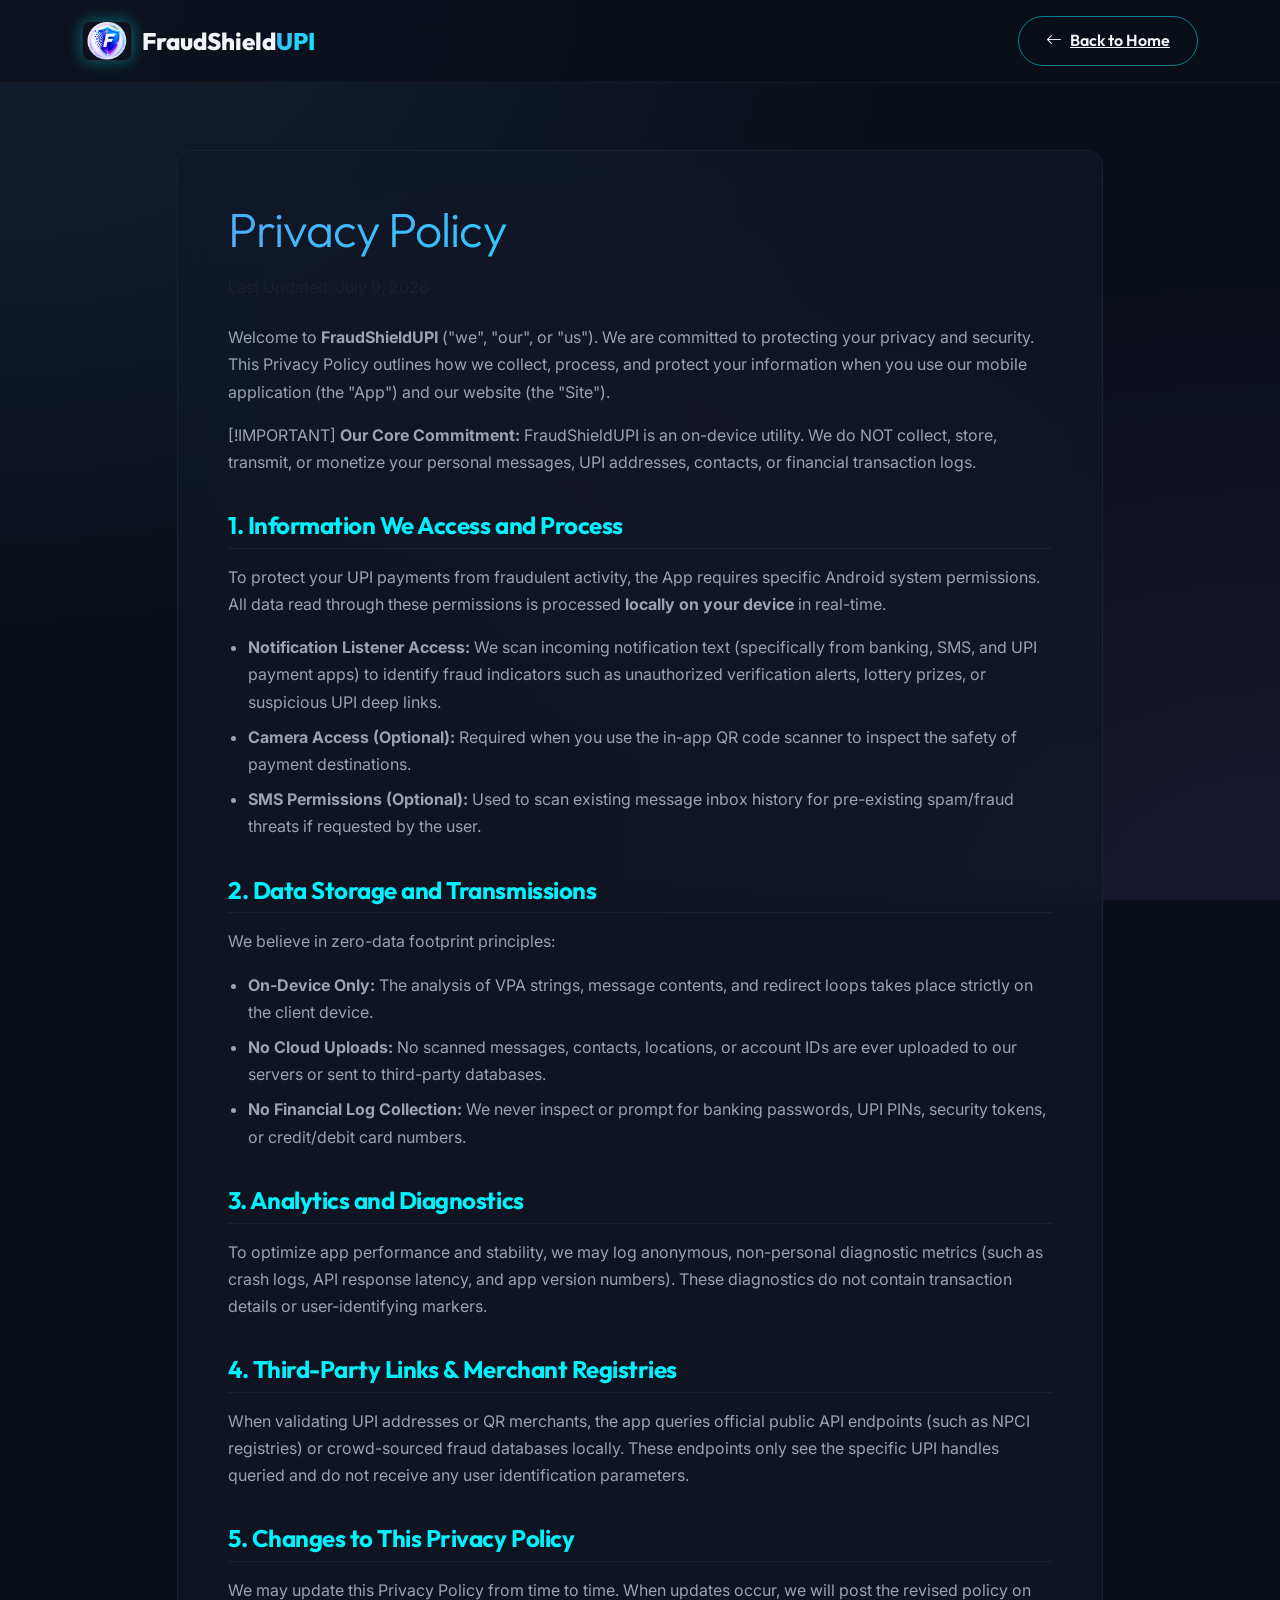
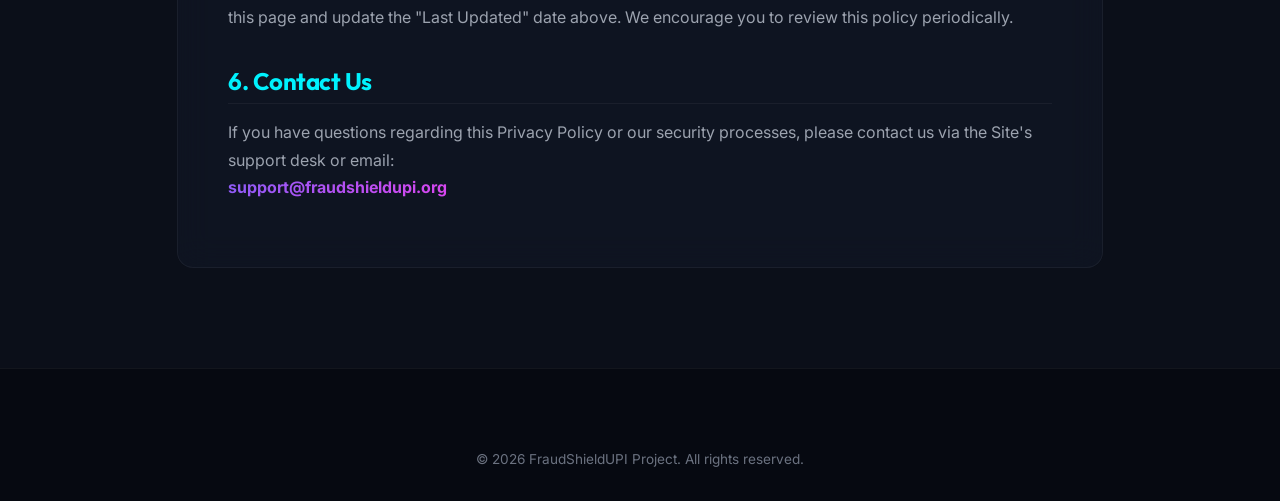
<file: privacy.html>
<!DOCTYPE html>
<html lang="en">
<head>
    <meta charset="UTF-8">
    <meta name="viewport" content="width=device-width, initial-scale=1.0">
    <title>Privacy Policy - FraudShieldUPI</title>
    <meta name="description" content="Privacy Policy for FraudShieldUPI application and website. Learn how we handle your data with on-device scanning.">
    
    <!-- Bootstrap 5 CSS -->
    <link href="https://cdn.jsdelivr.net/npm/bootstrap@5.3.2/dist/css/bootstrap.min.css" rel="stylesheet">
    <!-- Bootstrap Icons -->
    <link href="https://cdn.jsdelivr.net/npm/bootstrap-icons@1.11.1/font/bootstrap-icons.css" rel="stylesheet">
    <!-- Custom CSS -->
    <link rel="stylesheet" href="style.css">
</head>
<body>

    <!-- Navigation Header (Mini Version) -->
    <nav class="navbar navbar-expand-lg navbar-dark navbar-custom fixed-top">
        <div class="container">
            <a class="navbar-brand" href="index.html#home">
                <img src="assets/logo.png" alt="FraudShieldUPI Logo" class="brand-logo-img">
                <span>FraudShield<span class="text-gradient-hero">UPI</span></span>
            </a>
            <a href="index.html#home" class="btn-outline-premium btn-sm ms-auto">
                <i class="bi bi-arrow-left"></i> Back to Home
            </a>
        </div>
    </nav>

    <!-- Legal Document Content -->
    <main class="legal-container">
        <div class="container">
            <div class="row justify-content-center">
                <div class="col-lg-10">
                    <div class="glass-panel legal-card">
                        <h1 class="display-5 text-gradient-hero mb-3">Privacy Policy</h1>
                        <p class="text-muted">Last Updated: July 9, 2026</p>
                        
                        <div class="legal-text mt-4">
                            <p>
                                Welcome to <strong>FraudShieldUPI</strong> ("we", "our", or "us"). We are committed to protecting your privacy and security. This Privacy Policy outlines how we collect, process, and protect your information when you use our mobile application (the "App") and our website (the "Site").
                            </p>
                            
                            <blockquote>
                                [!IMPORTANT]
                                <strong>Our Core Commitment:</strong> FraudShieldUPI is an on-device utility. We do NOT collect, store, transmit, or monetize your personal messages, UPI addresses, contacts, or financial transaction logs.
                            </blockquote>

                            <h2 class="legal-section-title">1. Information We Access and Process</h2>
                            <p>
                                To protect your UPI payments from fraudulent activity, the App requires specific Android system permissions. All data read through these permissions is processed <strong>locally on your device</strong> in real-time.
                            </p>
                            <ul>
                                <li>
                                    <strong>Notification Listener Access:</strong> We scan incoming notification text (specifically from banking, SMS, and UPI payment apps) to identify fraud indicators such as unauthorized verification alerts, lottery prizes, or suspicious UPI deep links.
                                </li>
                                <li>
                                    <strong>Camera Access (Optional):</strong> Required when you use the in-app QR code scanner to inspect the safety of payment destinations.
                                </li>
                                <li>
                                    <strong>SMS Permissions (Optional):</strong> Used to scan existing message inbox history for pre-existing spam/fraud threats if requested by the user.
                                </li>
                            </ul>

                            <h2 class="legal-section-title">2. Data Storage and Transmissions</h2>
                            <p>
                                We believe in zero-data footprint principles:
                            </p>
                            <ul>
                                <li><strong>On-Device Only:</strong> The analysis of VPA strings, message contents, and redirect loops takes place strictly on the client device.</li>
                                <li><strong>No Cloud Uploads:</strong> No scanned messages, contacts, locations, or account IDs are ever uploaded to our servers or sent to third-party databases.</li>
                                <li><strong>No Financial Log Collection:</strong> We never inspect or prompt for banking passwords, UPI PINs, security tokens, or credit/debit card numbers.</li>
                            </ul>

                            <h2 class="legal-section-title">3. Analytics and Diagnostics</h2>
                            <p>
                                To optimize app performance and stability, we may log anonymous, non-personal diagnostic metrics (such as crash logs, API response latency, and app version numbers). These diagnostics do not contain transaction details or user-identifying markers.
                            </p>

                            <h2 class="legal-section-title">4. Third-Party Links & Merchant Registries</h2>
                            <p>
                                When validating UPI addresses or QR merchants, the app queries official public API endpoints (such as NPCI registries) or crowd-sourced fraud databases locally. These endpoints only see the specific UPI handles queried and do not receive any user identification parameters.
                            </p>

                            <h2 class="legal-section-title">5. Changes to This Privacy Policy</h2>
                            <p>
                                We may update this Privacy Policy from time to time. When updates occur, we will post the revised policy on this page and update the "Last Updated" date above. We encourage you to review this policy periodically.
                            </p>

                            <h2 class="legal-section-title">6. Contact Us</h2>
                            <p>
                                If you have questions regarding this Privacy Policy or our security processes, please contact us via the Site's support desk or email:
                                <br>
                                <a href="mailto:support@fraudshieldupi.org" class="text-gradient-accent text-decoration-none"><strong>support@fraudshieldupi.org</strong></a>
                            </p>
                        </div>
                    </div>
                </div>
            </div>
        </div>
    </main>

    <!-- Footer -->
    <footer class="footer-custom">
        <div class="container text-center">
            <p class="footer-bottom-text">
                &copy; 2026 FraudShieldUPI Project. All rights reserved.
            </p>
        </div>
    </footer>

    <!-- Bootstrap 5 Bundle JS -->
    <script src="https://cdn.jsdelivr.net/npm/bootstrap@5.3.2/dist/js/bootstrap.bundle.min.js"></script>
</body>
</html>
</file>
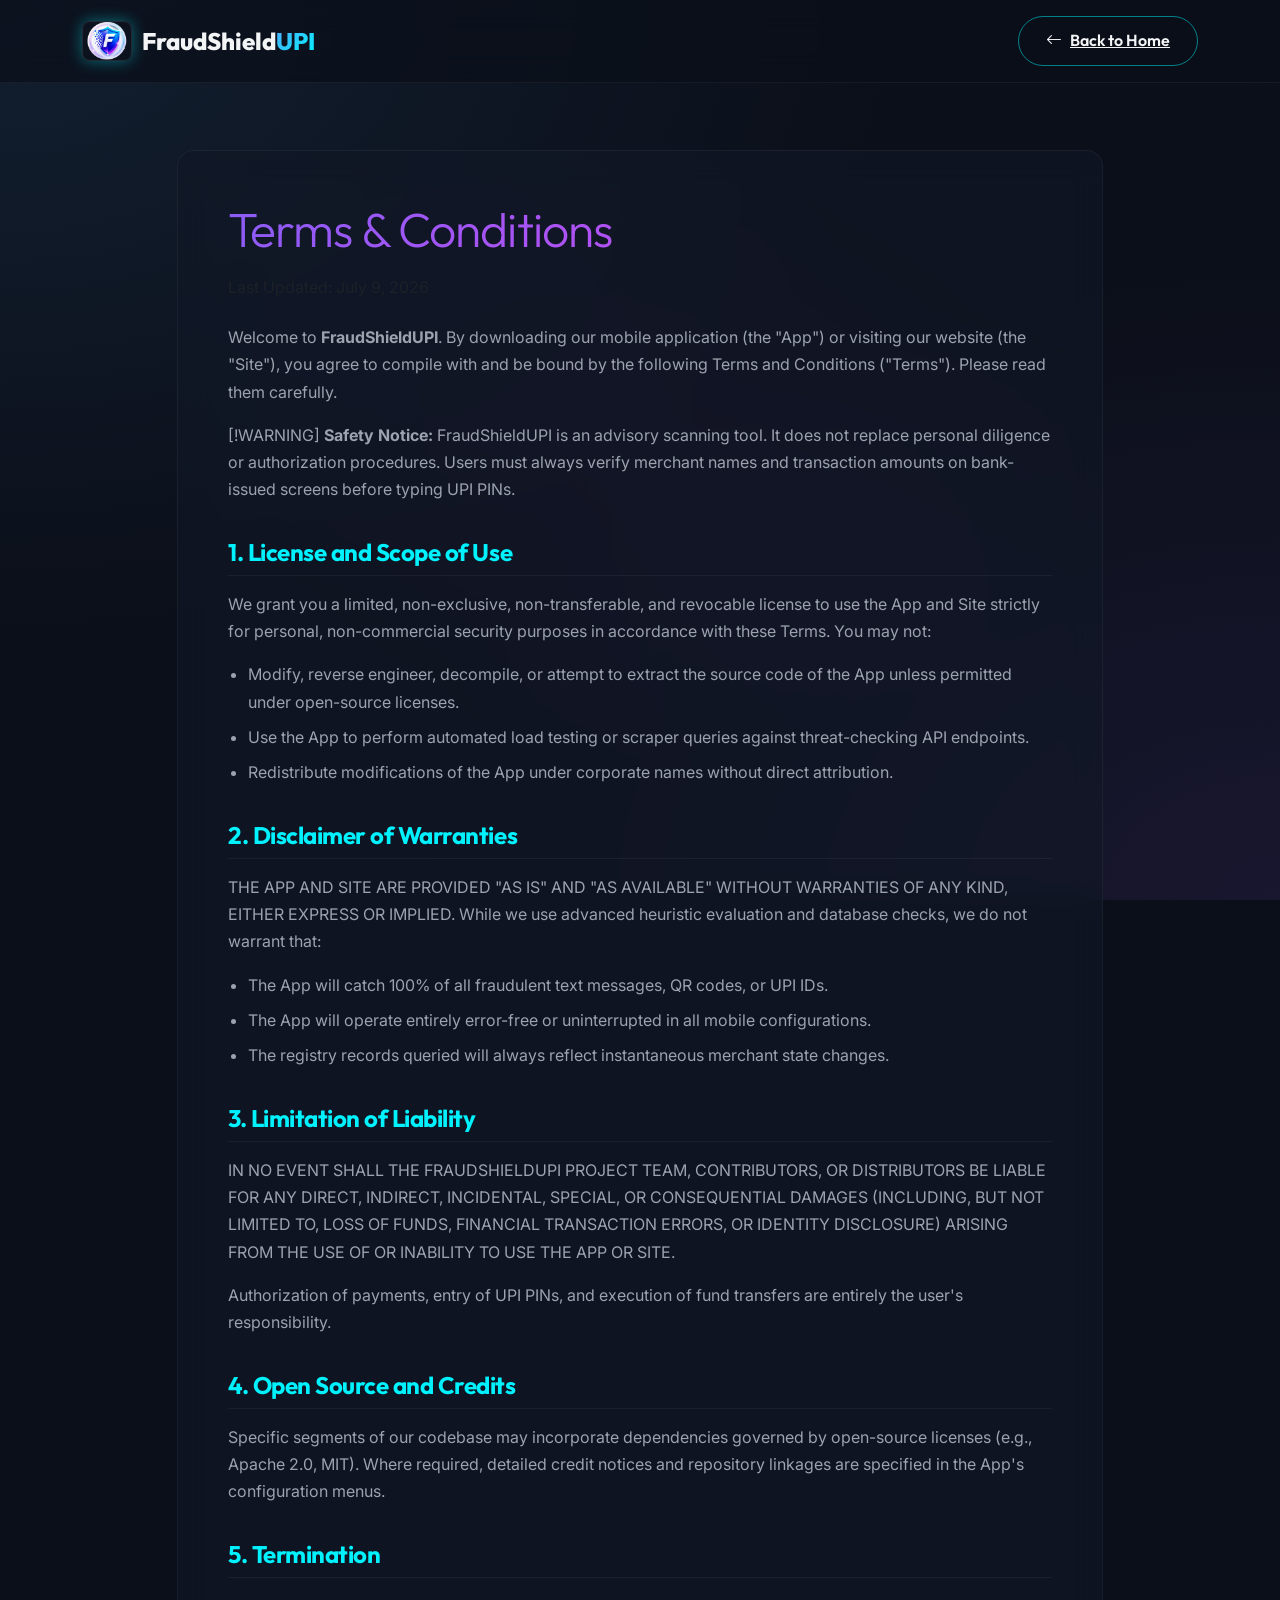
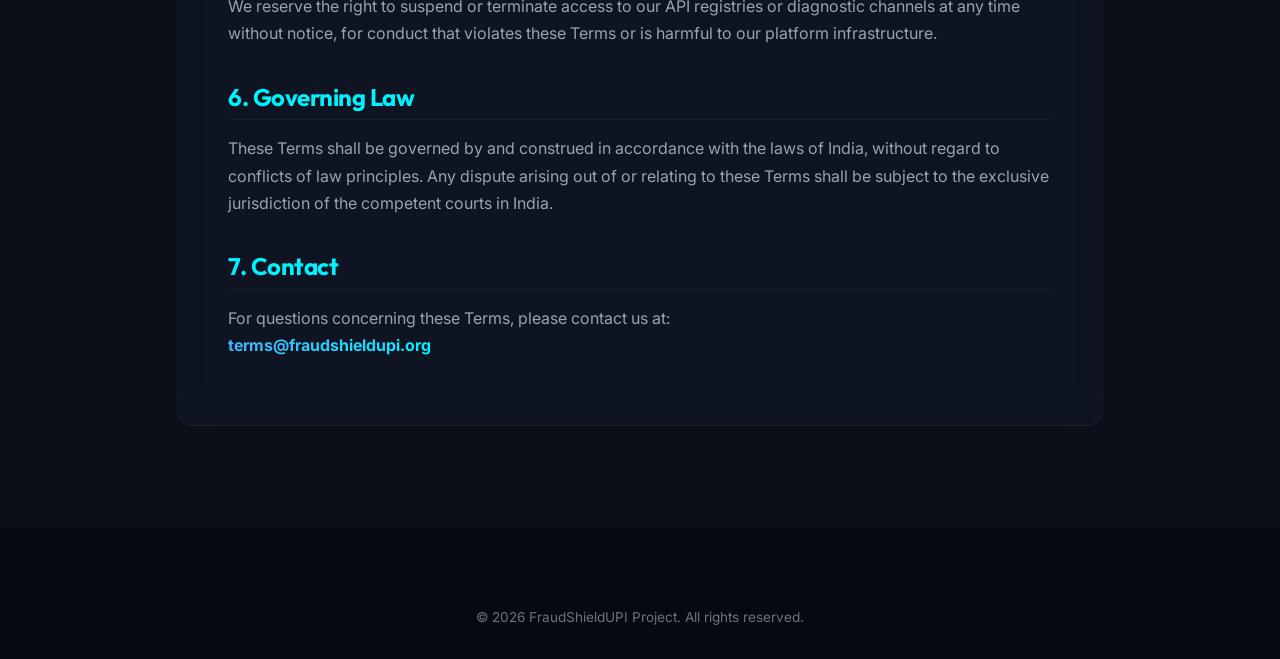
<file: terms.html>
<!DOCTYPE html>
<html lang="en">
<head>
    <meta charset="UTF-8">
    <meta name="viewport" content="width=device-width, initial-scale=1.0">
    <title>Terms & Conditions - FraudShieldUPI</title>
    <meta name="description" content="Terms & Conditions for FraudShieldUPI application and website. Learn about our service limits and user liabilities.">
    
    <!-- Bootstrap 5 CSS -->
    <link href="https://cdn.jsdelivr.net/npm/bootstrap@5.3.2/dist/css/bootstrap.min.css" rel="stylesheet">
    <!-- Bootstrap Icons -->
    <link href="https://cdn.jsdelivr.net/npm/bootstrap-icons@1.11.1/font/bootstrap-icons.css" rel="stylesheet">
    <!-- Custom CSS -->
    <link rel="stylesheet" href="style.css">
</head>
<body>

    <!-- Navigation Header (Mini Version) -->
    <nav class="navbar navbar-expand-lg navbar-dark navbar-custom fixed-top">
        <div class="container">
            <a class="navbar-brand" href="index.html#home">
                <img src="assets/logo.png" alt="FraudShieldUPI Logo" class="brand-logo-img">
                <span>FraudShield<span class="text-gradient-hero">UPI</span></span>
            </a>
            <a href="index.html#home" class="btn-outline-premium btn-sm ms-auto">
                <i class="bi bi-arrow-left"></i> Back to Home
            </a>
        </div>
    </nav>

    <!-- Legal Document Content -->
    <main class="legal-container">
        <div class="container">
            <div class="row justify-content-center">
                <div class="col-lg-10">
                    <div class="glass-panel legal-card">
                        <h1 class="display-5 text-gradient-accent mb-3">Terms & Conditions</h1>
                        <p class="text-muted">Last Updated: July 9, 2026</p>
                        
                        <div class="legal-text mt-4">
                            <p>
                                Welcome to <strong>FraudShieldUPI</strong>. By downloading our mobile application (the "App") or visiting our website (the "Site"), you agree to compile with and be bound by the following Terms and Conditions ("Terms"). Please read them carefully.
                            </p>
                            
                            <blockquote>
                                [!WARNING]
                                <strong>Safety Notice:</strong> FraudShieldUPI is an advisory scanning tool. It does not replace personal diligence or authorization procedures. Users must always verify merchant names and transaction amounts on bank-issued screens before typing UPI PINs.
                            </blockquote>

                            <h2 class="legal-section-title">1. License and Scope of Use</h2>
                            <p>
                                We grant you a limited, non-exclusive, non-transferable, and revocable license to use the App and Site strictly for personal, non-commercial security purposes in accordance with these Terms. You may not:
                            </p>
                            <ul>
                                <li>Modify, reverse engineer, decompile, or attempt to extract the source code of the App unless permitted under open-source licenses.</li>
                                <li>Use the App to perform automated load testing or scraper queries against threat-checking API endpoints.</li>
                                <li>Redistribute modifications of the App under corporate names without direct attribution.</li>
                            </ul>

                            <h2 class="legal-section-title">2. Disclaimer of Warranties</h2>
                            <p>
                                THE APP AND SITE ARE PROVIDED "AS IS" AND "AS AVAILABLE" WITHOUT WARRANTIES OF ANY KIND, EITHER EXPRESS OR IMPLIED. While we use advanced heuristic evaluation and database checks, we do not warrant that:
                            </p>
                            <ul>
                                <li>The App will catch 100% of all fraudulent text messages, QR codes, or UPI IDs.</li>
                                <li>The App will operate entirely error-free or uninterrupted in all mobile configurations.</li>
                                <li>The registry records queried will always reflect instantaneous merchant state changes.</li>
                            </ul>

                            <h2 class="legal-section-title">3. Limitation of Liability</h2>
                            <p>
                                IN NO EVENT SHALL THE FRAUDSHIELDUPI PROJECT TEAM, CONTRIBUTORS, OR DISTRIBUTORS BE LIABLE FOR ANY DIRECT, INDIRECT, INCIDENTAL, SPECIAL, OR CONSEQUENTIAL DAMAGES (INCLUDING, BUT NOT LIMITED TO, LOSS OF FUNDS, FINANCIAL TRANSACTION ERRORS, OR IDENTITY DISCLOSURE) ARISING FROM THE USE OF OR INABILITY TO USE THE APP OR SITE. 
                            </p>
                            <p>
                                Authorization of payments, entry of UPI PINs, and execution of fund transfers are entirely the user's responsibility.
                            </p>

                            <h2 class="legal-section-title">4. Open Source and Credits</h2>
                            <p>
                                Specific segments of our codebase may incorporate dependencies governed by open-source licenses (e.g., Apache 2.0, MIT). Where required, detailed credit notices and repository linkages are specified in the App's configuration menus.
                            </p>

                            <h2 class="legal-section-title">5. Termination</h2>
                            <p>
                                We reserve the right to suspend or terminate access to our API registries or diagnostic channels at any time without notice, for conduct that violates these Terms or is harmful to our platform infrastructure.
                            </p>

                            <h2 class="legal-section-title">6. Governing Law</h2>
                            <p>
                                These Terms shall be governed by and construed in accordance with the laws of India, without regard to conflicts of law principles. Any dispute arising out of or relating to these Terms shall be subject to the exclusive jurisdiction of the competent courts in India.
                            </p>

                            <h2 class="legal-section-title">7. Contact</h2>
                            <p>
                                For questions concerning these Terms, please contact us at:
                                <br>
                                <a href="mailto:terms@fraudshieldupi.org" class="text-gradient-hero text-decoration-none"><strong>terms@fraudshieldupi.org</strong></a>
                            </p>
                        </div>
                    </div>
                </div>
            </div>
        </div>
    </main>

    <!-- Footer -->
    <footer class="footer-custom">
        <div class="container text-center">
            <p class="footer-bottom-text">
                &copy; 2026 FraudShieldUPI Project. All rights reserved.
            </p>
        </div>
    </footer>

    <!-- Bootstrap 5 Bundle JS -->
    <script src="https://cdn.jsdelivr.net/npm/bootstrap@5.3.2/dist/js/bootstrap.bundle.min.js"></script>
</body>
</html>
</file>
<file: style.css>
/* ==========================================================================
   FraudShieldUPI - Premium Custom Styles
   ========================================================================== */

/* Import Google Fonts */
@import url('https://fonts.googleapis.com/css2?family=Inter:wght@300;400;500;600;700&family=Outfit:wght@400;500;600;700;800&display=swap');

:root {
    /* Color Palette */
    --bg-dark: #0B0F19;
    --bg-card: rgba(17, 24, 39, 0.6);
    --bg-card-hover: rgba(31, 41, 55, 0.8);
    
    --primary-cyan: #00F2FE;
    --primary-blue: #4FACFE;
    --accent-violet: #8B5CF6;
    --accent-purple: #D946EF;
    
    --text-primary: #F3F4F6;
    --text-secondary: #9CA3AF;
    --text-muted: #6B7280;
    
    --status-safe: #10B981;
    --status-warn: #F59E0B;
    --status-danger: #EF4444;
    
    /* Gradients */
    --gradient-hero: linear-gradient(135deg, var(--primary-blue) 0%, var(--primary-cyan) 100%);
    --gradient-accent: linear-gradient(135deg, var(--accent-violet) 0%, var(--accent-purple) 100%);
    --gradient-mixed: linear-gradient(135deg, var(--primary-blue) 0%, var(--accent-violet) 100%);
    --gradient-dark: linear-gradient(180deg, #0B0F19 0%, #111827 100%);
    --gradient-border: linear-gradient(135deg, rgba(0, 242, 254, 0.3) 0%, rgba(139, 92, 246, 0.3) 100%);
    
    /* Layout Variables */
    --font-heading: 'Outfit', sans-serif;
    --font-body: 'Inter', sans-serif;
    --transition-smooth: all 0.4s cubic-bezier(0.16, 1, 0.3, 1);
}

/* Base Styles */
html {
    scroll-behavior: smooth;
}

body {
    background-color: var(--bg-dark);
    background-image: 
        radial-gradient(at 0% 0%, rgba(79, 172, 254, 0.1) 0px, transparent 50%),
        radial-gradient(at 100% 100%, rgba(139, 92, 246, 0.1) 0px, transparent 50%),
        radial-gradient(at 50% 50%, rgba(217, 70, 239, 0.05) 0px, transparent 50%);
    background-attachment: fixed;
    color: var(--text-primary);
    font-family: var(--font-body);
    overflow-x: hidden;
    line-height: 1.6;
}

h1, h2, h3, h4, h5, h6 {
    font-family: var(--font-heading);
    font-weight: 700;
    letter-spacing: -0.02em;
}

/* Glassmorphism Classes */
.glass-panel {
    background: var(--bg-card);
    backdrop-filter: blur(16px);
    -webkit-backdrop-filter: blur(16px);
    border: 1px solid rgba(255, 255, 255, 0.05);
    border-radius: 16px;
    transition: var(--transition-smooth);
}

.glass-panel-hover:hover {
    background: var(--bg-card-hover);
    border-color: rgba(0, 242, 254, 0.2);
    box-shadow: 0 10px 30px -10px rgba(0, 242, 254, 0.15);
    transform: translateY(-5px);
}

/* Gradient Text */
.text-gradient-hero {
    background: var(--gradient-hero);
    -webkit-background-clip: text;
    -webkit-text-fill-color: transparent;
}

.text-gradient-accent {
    background: var(--gradient-accent);
    -webkit-background-clip: text;
    -webkit-text-fill-color: transparent;
}

.text-gradient-mixed {
    background: var(--gradient-mixed);
    -webkit-background-clip: text;
    -webkit-text-fill-color: transparent;
}

/* Navigation */
.navbar-custom {
    background: rgba(11, 15, 25, 0.7);
    backdrop-filter: blur(16px);
    -webkit-backdrop-filter: blur(16px);
    border-bottom: 1px solid rgba(255, 255, 255, 0.05);
    padding: 16px 0;
    transition: var(--transition-smooth);
    z-index: 1050;
}

.navbar-custom.scrolled {
    padding: 10px 0;
    background: rgba(11, 15, 25, 0.9);
    border-bottom: 1px solid rgba(0, 242, 254, 0.15);
    box-shadow: 0 10px 30px rgba(0, 0, 0, 0.3);
}

.navbar-brand {
    font-family: var(--font-heading);
    font-weight: 800;
    font-size: 1.5rem;
    color: var(--text-primary) !important;
    display: flex;
    align-items: center;
    gap: 10px;
}

.brand-logo-img {
    height: 40px;
    width: auto;
    border-radius: 8px;
    box-shadow: 0 0 15px rgba(0, 242, 254, 0.4);
    border: 1px solid rgba(255, 255, 255, 0.1);
    transition: var(--transition-smooth);
}

.brand-logo-img:hover {
    transform: scale(1.08) rotate(5deg);
    box-shadow: 0 0 20px rgba(139, 92, 246, 0.6);
}

.nav-link-custom {
    color: var(--text-secondary) !important;
    font-size: 0.95rem;
    font-weight: 500;
    padding: 8px 16px !important;
    transition: var(--transition-smooth);
    position: relative;
}

.nav-link-custom::after {
    content: '';
    position: absolute;
    bottom: 0;
    left: 16px;
    right: 16px;
    height: 2px;
    background: var(--gradient-hero);
    transform: scaleX(0);
    transition: var(--transition-smooth);
    transform-origin: right;
}

.nav-link-custom:hover::after,
.nav-link-custom.active::after {
    transform: scaleX(1);
    transform-origin: left;
}

.nav-link-custom:hover,
.nav-link-custom.active {
    color: var(--text-primary) !important;
}

/* Premium Buttons */
.btn-premium {
    background: var(--gradient-hero);
    color: #0b0f19 !important;
    font-weight: 600;
    font-family: var(--font-heading);
    padding: 12px 28px;
    border-radius: 30px;
    border: none;
    transition: var(--transition-smooth);
    position: relative;
    overflow: hidden;
    z-index: 1;
    display: inline-flex;
    align-items: center;
    gap: 8px;
}

.btn-premium::before {
    content: '';
    position: absolute;
    top: 0;
    left: 0;
    width: 100%;
    height: 100%;
    background: var(--gradient-accent);
    opacity: 0;
    transition: var(--transition-smooth);
    z-index: -1;
}

.btn-premium:hover {
    box-shadow: 0 0 20px rgba(0, 242, 254, 0.4);
    transform: translateY(-2px);
}

.btn-premium:hover::before {
    opacity: 1;
}

.btn-outline-premium {
    background: transparent;
    color: var(--text-primary) !important;
    font-weight: 600;
    font-family: var(--font-heading);
    padding: 11px 27px;
    border-radius: 30px;
    border: 1px solid rgba(0, 242, 254, 0.5);
    transition: var(--transition-smooth);
    display: inline-flex;
    align-items: center;
    gap: 8px;
}

.btn-outline-premium:hover {
    border-color: var(--primary-cyan);
    background: rgba(0, 242, 254, 0.05);
    box-shadow: 0 0 15px rgba(0, 242, 254, 0.2);
    transform: translateY(-2px);
}

/* Hero Section */
.hero-section {
    padding: 180px 0 100px 0;
    position: relative;
}

.hero-subtitle {
    font-family: var(--font-heading);
    font-weight: 600;
    font-size: 0.9rem;
    letter-spacing: 0.15em;
    text-transform: uppercase;
    color: var(--primary-cyan);
    margin-bottom: 20px;
    display: inline-flex;
    align-items: center;
    gap: 8px;
    padding: 6px 16px;
    background: rgba(0, 242, 254, 0.07);
    border: 1px solid rgba(0, 242, 254, 0.15);
    border-radius: 30px;
}

.hero-title {
    font-size: 3.5rem;
    line-height: 1.15;
    margin-bottom: 24px;
}

@media (max-width: 991.98px) {
    .hero-title {
        font-size: 2.75rem;
    }
}

.hero-description {
    font-size: 1.1rem;
    color: var(--text-secondary);
    margin-bottom: 40px;
    max-width: 550px;
}

/* Visual app container with glowing scan animation */
.hero-image-wrapper {
    position: relative;
    border-radius: 24px;
    padding: 8px;
    background: var(--gradient-border);
    box-shadow: 0 20px 50px rgba(0, 0, 0, 0.5);
    overflow: hidden;
}

.hero-image-wrapper::after {
    content: '';
    position: absolute;
    top: -50%;
    left: -50%;
    width: 200%;
    height: 200%;
    background: conic-gradient(
        transparent, 
        rgba(0, 242, 254, 0.3), 
        rgba(139, 92, 246, 0.3), 
        transparent 30%
    );
    animation: rotate-border 8s linear infinite;
    z-index: 0;
}

.hero-image-container {
    position: relative;
    border-radius: 18px;
    overflow: hidden;
    z-index: 1;
    background: var(--bg-dark);
}

.hero-image {
    width: 100%;
    height: auto;
    display: block;
    transition: var(--transition-smooth);
}

.hero-image-wrapper:hover .hero-image {
    transform: scale(1.02);
}

/* Scanning Overlay Line */
.scan-line {
    position: absolute;
    top: 0;
    left: 0;
    width: 100%;
    height: 4px;
    background: linear-gradient(90deg, transparent, var(--primary-cyan), transparent);
    box-shadow: 0 0 15px var(--primary-cyan), 0 0 8px rgba(0, 242, 254, 0.8);
    animation: scan-move 4s linear infinite;
    z-index: 2;
}

/* Stats Section */
.stat-card {
    text-align: center;
    padding: 30px 20px;
}

.stat-number {
    font-size: 2.75rem;
    font-weight: 800;
    font-family: var(--font-heading);
    margin-bottom: 5px;
    background: var(--gradient-hero);
    -webkit-background-clip: text;
    -webkit-text-fill-color: transparent;
}

.stat-label {
    font-size: 0.9rem;
    color: var(--text-secondary);
    text-transform: uppercase;
    letter-spacing: 0.05em;
}

/* Features Grid */
.feature-card {
    padding: 40px 30px;
    height: 100%;
    display: flex;
    flex-direction: column;
    align-items: flex-start;
}

.feature-icon-wrapper {
    height: 60px;
    width: 60px;
    border-radius: 14px;
    background: rgba(139, 92, 246, 0.1);
    border: 1px solid rgba(139, 92, 246, 0.2);
    display: flex;
    align-items: center;
    justify-content: center;
    margin-bottom: 24px;
    color: var(--accent-violet);
    transition: var(--transition-smooth);
}

.feature-card:hover .feature-icon-wrapper {
    background: rgba(0, 242, 254, 0.15);
    border-color: var(--primary-cyan);
    color: var(--primary-cyan);
    box-shadow: 0 0 15px rgba(0, 242, 254, 0.2);
    transform: scale(1.1) rotate(5deg);
}

.feature-title {
    font-size: 1.35rem;
    margin-bottom: 12px;
}

.feature-desc {
    color: var(--text-secondary);
    font-size: 0.95rem;
    margin-bottom: 0;
}

/* UPI Scam Simulator */
.simulator-section {
    position: relative;
    padding: 100px 0;
}

.simulator-box {
    padding: 40px;
    position: relative;
    overflow: hidden;
    background: rgba(13, 18, 30, 0.85);
    border: 1px solid rgba(0, 242, 254, 0.25);
    border-radius: 20px;
    box-shadow: 0 20px 45px rgba(0, 242, 254, 0.12), inset 0 0 30px rgba(255, 255, 255, 0.02);
}

.simulator-input-group {
    background: rgba(20, 27, 45, 0.95);
    border: 2px solid rgba(0, 242, 254, 0.4);
    border-radius: 14px;
    padding: 10px 16px;
    display: flex;
    align-items: center;
    gap: 12px;
    transition: var(--transition-smooth);
}

.simulator-input-group:focus-within {
    border-color: var(--primary-cyan);
    box-shadow: 0 0 25px rgba(0, 242, 254, 0.35);
}

.simulator-input {
    background: transparent;
    border: none;
    outline: none;
    color: #ffffff;
    width: 100%;
    padding: 4px;
    font-size: 1.1rem;
    font-weight: 500;
}

.simulator-input::placeholder {
    color: var(--text-secondary);
}

.simulator-btn {
    background: var(--gradient-hero);
    border: none;
    color: #0b0f19;
    font-weight: 700;
    padding: 12px 28px;
    border-radius: 10px;
    cursor: pointer;
    transition: var(--transition-smooth);
    font-family: var(--font-heading);
    letter-spacing: 0.02em;
    box-shadow: 0 4px 15px rgba(0, 242, 254, 0.2);
}

.simulator-btn:hover {
    box-shadow: 0 6px 20px rgba(0, 242, 254, 0.4);
    transform: translateY(-2px);
    background: var(--gradient-accent);
}

.simulator-quick-tags {
    display: flex;
    flex-wrap: wrap;
    gap: 10px;
    margin-top: 15px;
}

.simulator-tag {
    background: rgba(255, 255, 255, 0.05);
    border: 1px solid rgba(255, 255, 255, 0.12);
    color: var(--text-secondary);
    padding: 8px 16px;
    border-radius: 30px;
    font-size: 0.88rem;
    cursor: pointer;
    transition: var(--transition-smooth);
    font-weight: 500;
}

.simulator-tag:hover {
    background: rgba(0, 242, 254, 0.1);
    border-color: rgba(0, 242, 254, 0.4);
    color: var(--primary-cyan);
    box-shadow: 0 0 10px rgba(0, 242, 254, 0.15);
}

.simulator-result-box {
    border-radius: 14px;
    padding: 32px 24px;
    background: rgba(8, 11, 20, 0.95);
    border: 2px dashed rgba(255, 255, 255, 0.15);
    min-height: 190px;
    display: flex;
    flex-direction: column;
    justify-content: center;
    align-items: center;
    text-align: center;
    transition: var(--transition-smooth);
    box-shadow: inset 0 0 20px rgba(0, 0, 0, 0.6);
}

.simulator-result-icon {
    font-size: 2.5rem;
    margin-bottom: 12px;
    transition: var(--transition-smooth);
}

.simulator-result-title {
    font-family: var(--font-heading);
    font-weight: 700;
    font-size: 1.25rem;
    margin-bottom: 8px;
}

.simulator-result-desc {
    font-size: 0.9rem;
    color: var(--text-secondary);
    margin-bottom: 0;
    max-width: 320px;
}

/* Scanner scanning animation state */
.scanning-active {
    position: relative;
    overflow: hidden;
}

.scanning-active::after {
    content: '';
    position: absolute;
    width: 100%;
    height: 100%;
    top: 0;
    left: 0;
    background: linear-gradient(180deg, transparent, rgba(0, 242, 254, 0.05), transparent);
    animation: sim-scan-move 1.5s infinite;
}

/* Download / CTA Section */
.download-section {
    padding: 100px 0;
    position: relative;
}

.download-badge-group {
    display: flex;
    gap: 15px;
    margin-top: 30px;
    flex-wrap: wrap;
}

.qr-code-wrapper {
    background: transparent;
    padding: 0;
    display: inline-block;
}

.qr-code-image {
    width: 140px;
    height: 140px;
    object-fit: contain;
    display: block;
    filter: drop-shadow(0 0 8px rgba(0, 242, 254, 0.4));
}

.border-glow-cyan {
    border: 1px solid rgba(0, 242, 254, 0.3) !important;
    box-shadow: 0 10px 30px rgba(0, 242, 254, 0.15) !important;
}

/* Form Styles */
.form-group-custom {
    margin-bottom: 20px;
}

.form-label-custom {
    font-size: 0.9rem;
    font-weight: 600;
    color: var(--text-secondary);
    margin-bottom: 8px;
    display: block;
}

.form-control-custom {
    background: rgba(255, 255, 255, 0.03) !important;
    border: 1px solid rgba(255, 255, 255, 0.08) !important;
    color: var(--text-primary) !important;
    border-radius: 10px !important;
    padding: 12px 16px !important;
    font-size: 0.95rem !important;
    transition: var(--transition-smooth) !important;
}

.form-control-custom:focus {
    background: rgba(255, 255, 255, 0.05) !important;
    border-color: var(--primary-cyan) !important;
    box-shadow: 0 0 15px rgba(0, 242, 254, 0.15) !important;
    outline: none;
}

/* Legal Pages (Privacy Policy, Terms) */
.legal-container {
    padding: 150px 0 100px 0;
}

.legal-card {
    padding: 50px;
}

.legal-section-title {
    color: var(--primary-cyan);
    font-size: 1.5rem;
    margin-top: 35px;
    margin-bottom: 15px;
    border-bottom: 1px solid rgba(255, 255, 255, 0.05);
    padding-bottom: 8px;
}

.legal-text {
    color: var(--text-secondary);
    font-size: 1rem;
    line-height: 1.7;
}

.legal-text ul {
    padding-left: 20px;
    margin-bottom: 20px;
}

.legal-text li {
    margin-bottom: 8px;
}

/* Footer styling */
.footer-custom {
    background: #060911;
    border-top: 1px solid rgba(255, 255, 255, 0.05);
    padding: 80px 0 30px 0;
}

.footer-logo {
    font-family: var(--font-heading);
    font-weight: 800;
    color: var(--text-primary);
    font-size: 1.4rem;
    text-decoration: none;
    display: flex;
    align-items: center;
    gap: 8px;
}

.footer-description {
    color: var(--text-muted);
    font-size: 0.9rem;
    margin-top: 15px;
    line-height: 1.6;
}

.footer-title {
    font-size: 1rem;
    font-weight: 600;
    color: var(--text-primary);
    margin-bottom: 20px;
    text-transform: uppercase;
    letter-spacing: 0.05em;
}

.footer-link {
    color: var(--text-secondary);
    text-decoration: none;
    transition: var(--transition-smooth);
    display: block;
    margin-bottom: 12px;
    font-size: 0.95rem;
}

.footer-link:hover {
    color: var(--primary-cyan);
    padding-left: 5px;
}

.footer-divider {
    border-top: 1px solid rgba(255, 255, 255, 0.05);
    margin: 40px 0 20px 0;
}

.footer-bottom-text {
    color: var(--text-muted);
    font-size: 0.85rem;
    margin-bottom: 0;
}

/* Testimonial slider custom styling */
.testimonial-card {
    padding: 30px;
    position: relative;
}

.testimonial-quote {
    color: var(--text-secondary);
    font-style: italic;
    font-size: 1.05rem;
    margin-bottom: 20px;
    position: relative;
    z-index: 1;
}

.testimonial-quote::before {
    content: '“';
    position: absolute;
    top: -20px;
    left: -10px;
    font-size: 4rem;
    font-family: var(--font-heading);
    color: rgba(0, 242, 254, 0.08);
    z-index: -1;
}

.testimonial-user {
    display: flex;
    align-items: center;
    gap: 15px;
}

.testimonial-avatar {
    width: 48px;
    height: 48px;
    border-radius: 50%;
    background: var(--gradient-mixed);
    display: flex;
    align-items: center;
    justify-content: center;
    font-family: var(--font-heading);
    font-weight: 700;
    color: #0b0f19;
}

.testimonial-name {
    font-weight: 600;
    font-size: 0.95rem;
    margin-bottom: 2px;
}

.testimonial-role {
    font-size: 0.8rem;
    color: var(--text-muted);
}

/* Animations */
@keyframes rotate-border {
    100% {
        transform: rotate(360deg);
    }
}

@keyframes scan-move {
    0% {
        top: 0%;
    }
    50% {
        top: 100%;
    }
    100% {
        top: 0%;
    }
}

@keyframes sim-scan-move {
    0% {
        transform: translateY(-100%);
    }
    100% {
        transform: translateY(100%);
    }
}

/* Mobile responsive fixes */
@media (max-width: 767.98px) {
    .hero-section {
        padding: 130px 0 60px 0;
        text-align: center;
    }
    .hero-description {
        margin-left: auto;
        margin-right: auto;
    }
    .btn-premium, .btn-outline-premium {
        width: 100%;
        justify-content: center;
        margin-bottom: 12px;
    }
    .download-badge-group {
        justify-content: center;
    }
    .qr-code-wrapper {
        margin-top: 15px;
    }
    .legal-card {
        padding: 24px;
    }
    .simulator-box {
        padding: 24px;
    }
}
</file>
